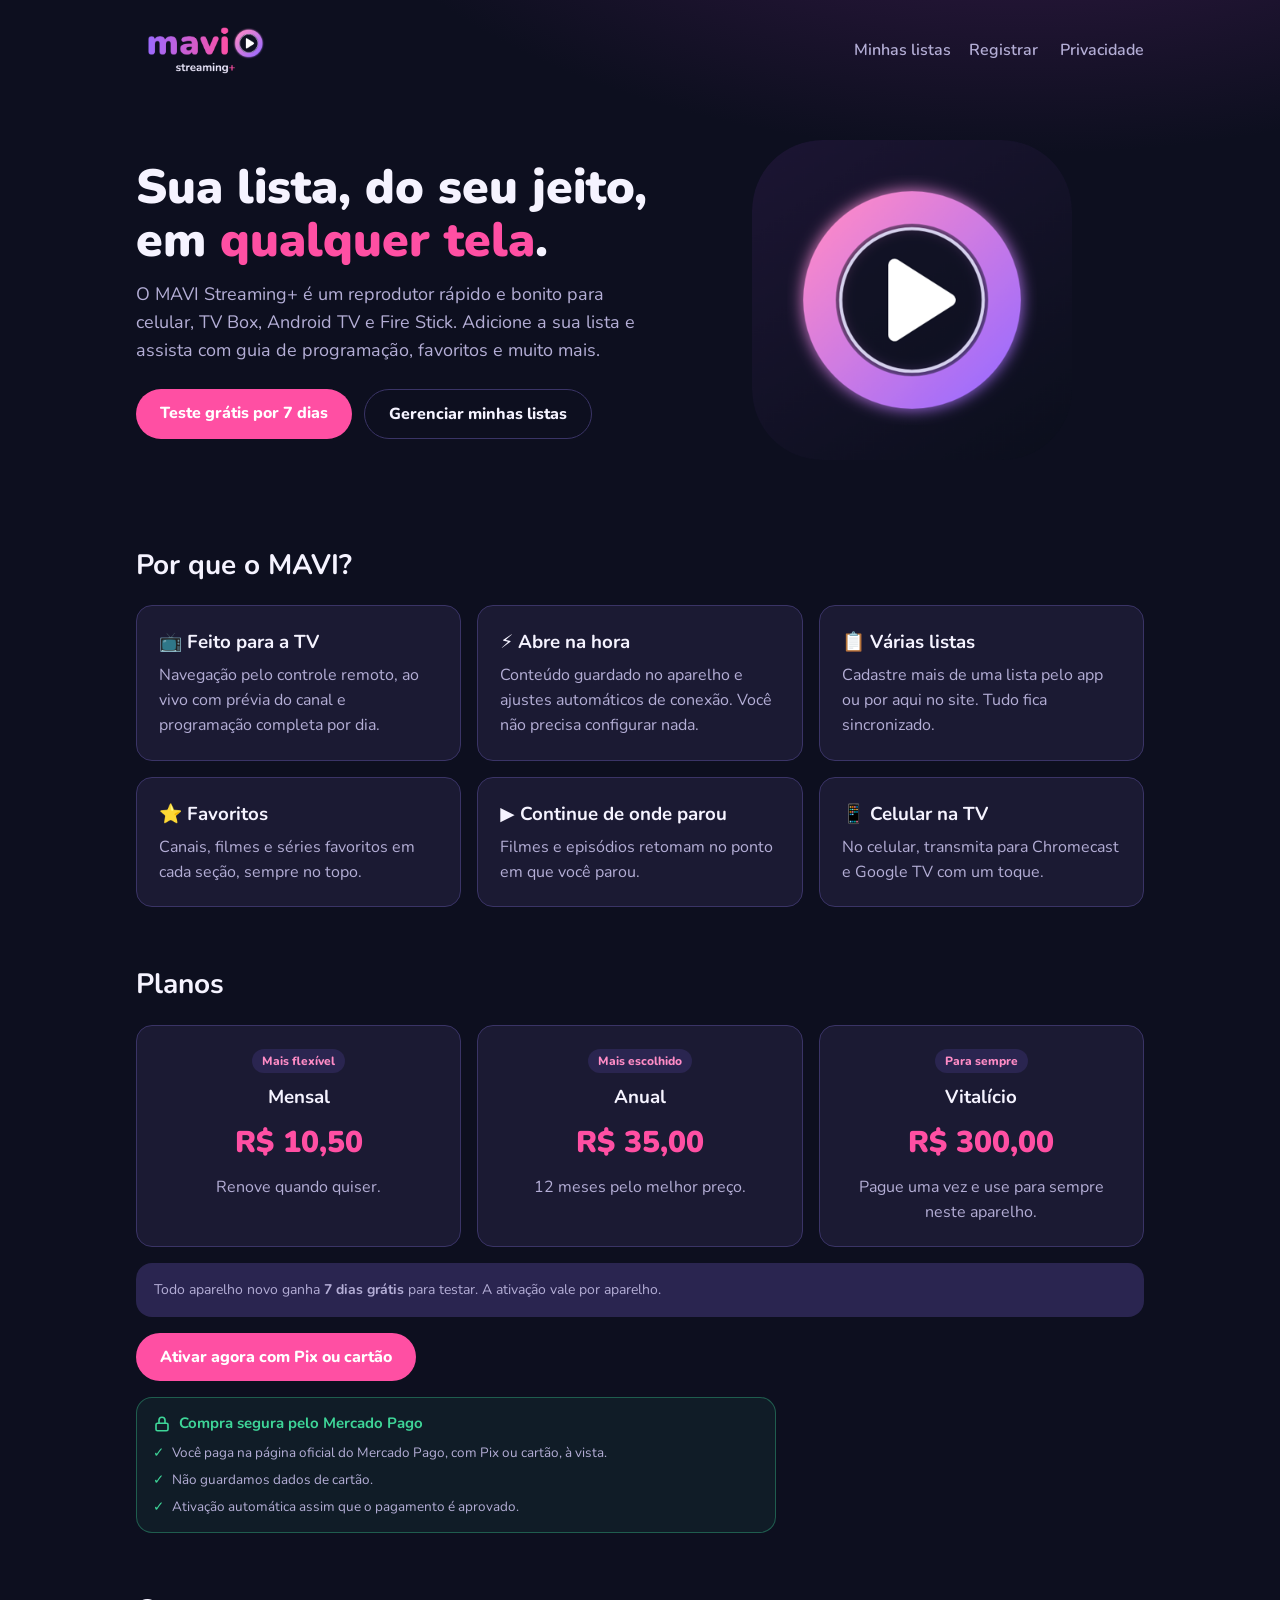
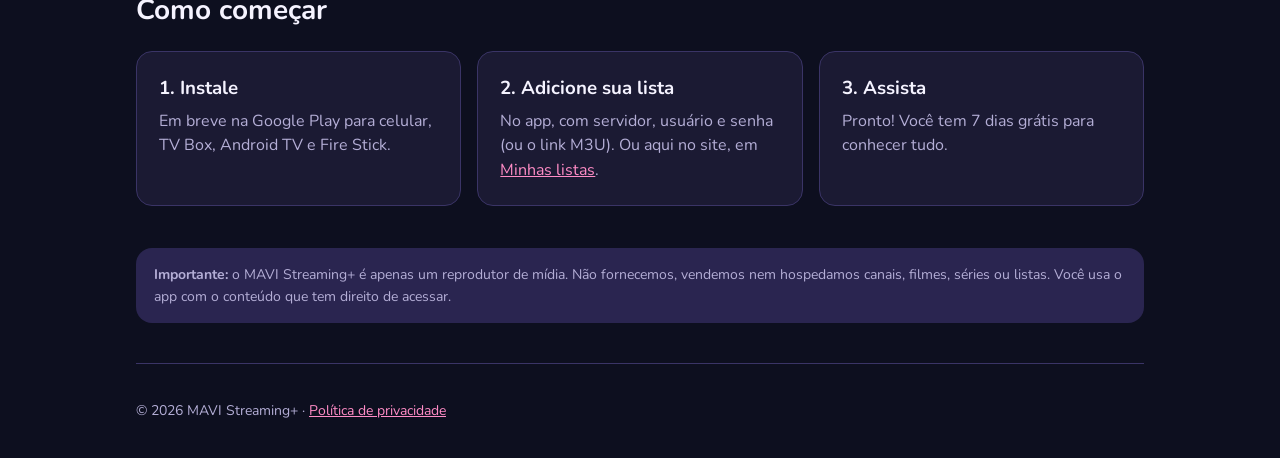
<file: index.html>
<!doctype html>
<html lang="pt-BR">
<head>
<meta charset="utf-8">
<meta name="viewport" content="width=device-width, initial-scale=1">
<title>MAVI Streaming+</title>
<meta name="description" content="MAVI Streaming+ — reprodutor de listas para celular, TV Box, Android TV e Fire Stick. Teste grátis por 7 dias.">
<link rel="icon" href="img/favicon.png">
<link rel="stylesheet" href="style.css?v=3">
</head>
<body>
<div class="wrap">
  <header class="top">
    <a href="./"><img src="img/logo.png" alt="MAVI Streaming+"></a>
    <nav>
      <a href="listas.html">Minhas listas</a><a href="registrar.html">Registrar</a>
      <a href="privacidade.html">Privacidade</a>
    </nav>
  </header>

  <div class="hero">
    <div>
      <h1>Sua lista, do seu jeito, em <span>qualquer tela</span>.</h1>
      <p>O MAVI Streaming+ é um reprodutor rápido e bonito para celular, TV Box, Android TV e Fire Stick. Adicione a sua lista e assista com guia de programação, favoritos e muito mais.</p>
      <div class="btns">
        <a class="btn" href="#baixar">Teste grátis por 7 dias</a>
        <a class="btn ghost" href="listas.html">Gerenciar minhas listas</a>
      </div>
    </div>
    <img src="img/icone-grande.png" alt="" style="border-radius:22%;max-width:320px">
  </div>

  <section>
    <h2>Por que o MAVI?</h2>
    <div class="grid3">
      <div class="card"><h3>📺 Feito para a TV</h3><p>Navegação pelo controle remoto, ao vivo com prévia do canal e programação completa por dia.</p></div>
      <div class="card"><h3>⚡ Abre na hora</h3><p>Conteúdo guardado no aparelho e ajustes automáticos de conexão. Você não precisa configurar nada.</p></div>
      <div class="card"><h3>📋 Várias listas</h3><p>Cadastre mais de uma lista pelo app ou por aqui no site. Tudo fica sincronizado.</p></div>
      <div class="card"><h3>⭐ Favoritos</h3><p>Canais, filmes e séries favoritos em cada seção, sempre no topo.</p></div>
      <div class="card"><h3>▶️ Continue de onde parou</h3><p>Filmes e episódios retomam no ponto em que você parou.</p></div>
      <div class="card"><h3>📱 Celular na TV</h3><p>No celular, transmita para Chromecast e Google TV com um toque.</p></div>
    </div>
  </section>

  <section class="plans" id="planos">
    <h2>Planos</h2>
    <div class="grid3">
      <div class="card"><span class="tag">Mais flexível</span><h3 style="margin-top:10px">Mensal</h3><div class="price">R$ 10,50</div><p>Renove quando quiser.</p></div>
      <div class="card"><span class="tag">Mais escolhido</span><h3 style="margin-top:10px">Anual</h3><div class="price">R$ 35,00</div><p>12 meses pelo melhor preço.</p></div>
      <div class="card"><span class="tag">Para sempre</span><h3 style="margin-top:10px">Vitalício</h3><div class="price">R$ 300,00</div><p>Pague uma vez e use para sempre neste aparelho.</p></div>
    </div>
    <p class="notice" style="margin-top:16px">Todo aparelho novo ganha <b>7 dias grátis</b> para testar. A ativação vale por aparelho.</p>
    <p style="margin-top:16px"><a class="btn" href="registrar.html">Ativar agora com Pix ou cartão</a></p>
    <div class="secure" style="max-width:640px">
      <h4><svg width="18" height="18" viewBox="0 0 24 24" fill="none" stroke="currentColor" stroke-width="2.2" stroke-linecap="round" stroke-linejoin="round" aria-hidden="true"><rect x="4" y="11" width="16" height="10" rx="2"/><path d="M8 11V7a4 4 0 0 1 8 0v4"/></svg> Compra segura pelo Mercado Pago</h4>
      <ul>
        <li>Você paga na página oficial do Mercado Pago, com Pix ou cartão, à vista.</li>
        <li>Não guardamos dados de cartão.</li>
        <li>Ativação automática assim que o pagamento é aprovado.</li>
      </ul>
    </div>
  </section>

  <section id="baixar">
    <h2>Como começar</h2>
    <div class="grid3">
      <div class="card"><h3>1. Instale</h3><p>Em breve na Google Play para celular, TV Box, Android TV e Fire Stick.</p></div>
      <div class="card"><h3>2. Adicione sua lista</h3><p>No app, com servidor, usuário e senha (ou o link M3U). Ou aqui no site, em <a href="listas.html">Minhas listas</a>.</p></div>
      <div class="card"><h3>3. Assista</h3><p>Pronto! Você tem 7 dias grátis para conhecer tudo.</p></div>
    </div>
  </section>

  <p class="notice"><b>Importante:</b> o MAVI Streaming+ é apenas um reprodutor de mídia. Não fornecemos, vendemos nem hospedamos canais, filmes, séries ou listas. Você usa o app com o conteúdo que tem direito de acessar.</p>

  <footer>
    © <span id="y"></span> MAVI Streaming+ · <a href="privacidade.html">Política de privacidade</a>
  </footer>
</div>
<script>document.getElementById('y').textContent = new Date().getFullYear();</script>
</body>
</html>
</file>
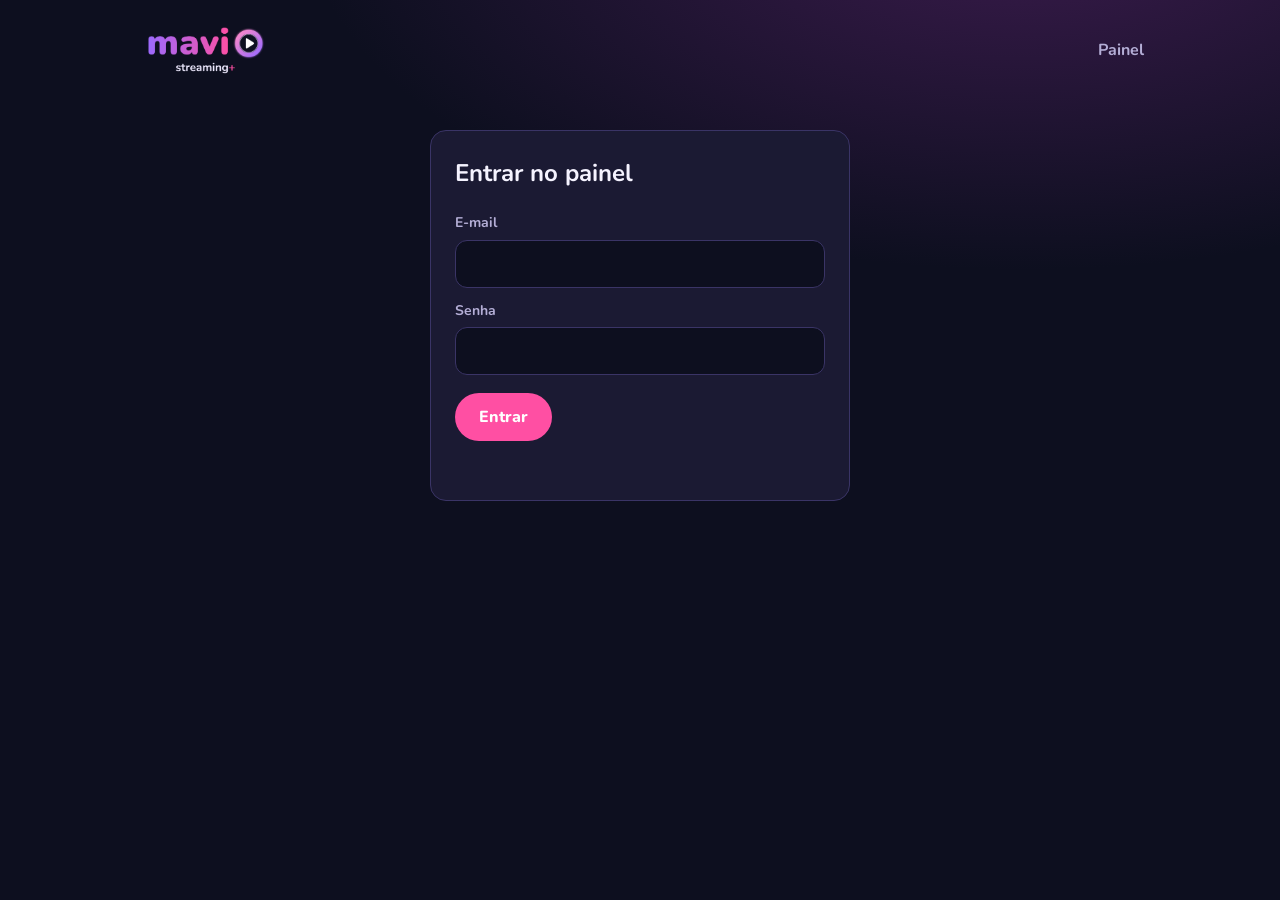
<file: admin.html>
<!doctype html>
<html lang="pt-BR">
<head>
<meta charset="utf-8">
<meta name="viewport" content="width=device-width, initial-scale=1">
<meta name="robots" content="noindex">
<title>Painel · MAVI Streaming+</title>
<link rel="icon" href="img/favicon.png">
<link rel="stylesheet" href="style.css?v=3">
</head>
<body>
<div class="wrap">
  <header class="top">
    <a href="./"><img src="img/logo.png" alt="MAVI Streaming+"></a>
    <nav><span style="color:var(--dim);font-weight:700">Painel</span><a href="#" id="btnOut" class="hidden">Sair</a></nav>
  </header>

  <div id="loginBox" class="panel" style="max-width:420px;margin:30px auto">
    <h2 style="margin-top:0">Entrar no painel</h2>
    <form id="loginForm">
      <label for="email">E-mail</label><input id="email" type="email" autocomplete="username" required>
      <label for="pw">Senha</label><input id="pw" type="password" autocomplete="current-password" required>
      <div style="margin-top:18px"><button class="btn" type="submit">Entrar</button></div>
      <div id="loginMsg" class="msg err"></div>
    </form>
  </div>

  <div id="main" class="hidden">
    <div class="panel">
      <form id="searchForm" style="display:flex;gap:10px;flex-wrap:wrap">
        <input id="q" placeholder="Buscar por MAC, Device Key ou anotação" style="flex:1;min-width:220px">
        <button class="btn" type="submit">Buscar</button>
      </form>
      <p id="count" style="color:var(--dim);margin:10px 0 0;font-size:14px"></p>
    </div>
    <div class="panel table-wrap">
      <table>
        <thead><tr><th>Aparelho</th><th>Situação</th><th>Vence</th><th>Listas</th><th>Último acesso</th><th>Anotação</th><th></th></tr></thead>
        <tbody id="rows"></tbody>
      </table>
    </div>

    <div class="panel">
      <h2 style="margin-top:0">Códigos de ativação</h2>
      <p style="color:var(--dim);margin-top:0;font-size:14px">Gere códigos para clientes, cortesias ou parceiros. O cliente ativa em <b>mavistreaming.com.br/registrar</b>.</p>
      <form id="codeForm">
        <div class="row">
          <div><label for="cPlan">Plano</label>
            <select id="cPlan"><option value="mensal">Mensal</option><option value="anual">Anual</option><option value="vitalicio">Vitalício</option><option value="cortesia">Cortesia</option></select></div>
          <div id="cDaysBox"><label for="cDays">Dias</label><input id="cDays" type="number" min="1" max="3650" value="30"></div>
        </div>
        <div class="row">
          <div><label for="cQty">Quantidade</label><input id="cQty" type="number" min="1" max="200" value="1"></div>
          <div><label for="cNote">Anotação</label><input id="cNote" placeholder="Ex.: parceiro X, promoção..."></div>
        </div>
        <div style="margin-top:16px"><button class="btn" type="submit">Gerar códigos</button></div>
      </form>
      <div id="newCodes" class="notice hidden" style="margin-top:16px;font-family:monospace;font-size:16px;white-space:pre-wrap"></div>
      <div class="table-wrap" style="margin-top:16px">
        <table>
          <thead><tr><th>Código</th><th>Plano</th><th>Usos</th><th>Anotação</th><th>Criado</th><th></th></tr></thead>
          <tbody id="codeRows"></tbody>
        </table>
      </div>
    </div>

    <div class="panel">
      <h2 style="margin-top:0">Pagamentos (Mercado Pago) <button class="btn ghost small" id="btnPays" type="button" style="float:right">Atualizar</button></h2>
      <p style="color:var(--dim);margin-top:0;font-size:14px">Aprovado = aparelho ativado automaticamente. Estornos não desativam sozinhos: bloqueie o aparelho na busca acima, se precisar.</p>
      <div class="table-wrap">
        <table>
          <thead><tr><th>Data</th><th>Aparelho</th><th>Plano</th><th>Valor</th><th>Forma</th><th>Situação</th></tr></thead>
          <tbody id="payRows"></tbody>
        </table>
      </div>
    </div>
  </div>
</div>

<dialog id="dlg">
  <form id="actForm">
    <h2 style="margin-top:0">Ativar aparelho</h2>
    <p style="color:var(--dim);margin-top:0" id="dlgDev"></p>
    <label for="plan">Plano</label>
    <select id="plan">
      <option value="mensal">Mensal (30 dias)</option>
      <option value="anual">Anual (365 dias)</option>
      <option value="vitalicio">Vitalício</option>
      <option value="cortesia">Cortesia (grátis)</option>
    </select>
    <div id="daysBox">
      <label for="days">Dias a somar</label>
      <input id="days" type="number" min="1" max="3650" value="30">
    </div>
    <label for="note">Anotação (nome do cliente, parceiro...)</label>
    <input id="note">
    <div class="msg err" id="dlgMsg"></div>
    <div class="btns" style="margin-top:8px">
      <button class="btn" type="submit">Ativar</button>
      <button class="btn ghost" type="button" id="btnBlock">Bloquear</button>
      <button class="btn ghost" type="button" id="btnReset">Zerar</button>
      <button class="btn ghost" type="button" id="dlgCancel">Fechar</button>
    </div>
  </form>
</dialog>

<script src="app.js"></script>
<script>
const $ = id => document.getElementById(id);
let token = null, cur = null;
const DAYS = { mensal: 30, anual: 365, cortesia: 30 };

function getTok() { try { const t = JSON.parse(sessionStorage.getItem('mavi_admin') || 'null'); return t && t.exp > Date.now() ? t.tok : null; } catch (_) { return null; } }
function setTok(t, secs) { token = t; try { t ? sessionStorage.setItem('mavi_admin', JSON.stringify({ tok: t, exp: Date.now() + secs * 1000 - 60000 })) : sessionStorage.removeItem('mavi_admin'); } catch (_) {} }

async function search() {
  try {
    const rows = await rpc('mavi_admin_devices', { p_search: $('q').value.trim() || null }, token);
    $('count').textContent = `${rows.length} aparelho(s)`;
    const tb = $('rows'); tb.innerHTML = '';
    rows.forEach(d => {
      const tr = document.createElement('tr');
      tr.innerHTML = `<td><b>${esc(d.mac)}</b><br><small style="color:var(--dim)">Key ${esc(d.device_key)} · v${esc(d.app_version || '?')}</small></td>
        <td><span class="pill ${esc(d.status)}">${esc(d.status)}</span><br><small style="color:var(--dim)">${esc(d.plan)}</small></td>
        <td>${d.status === 'vitalicio' ? '—' : esc(fmtDate(d.expires_at))}</td>
        <td>${d.lists}</td>
        <td>${esc(new Date(d.last_seen).toLocaleString('pt-BR'))}</td>
        <td>${esc(d.note || '')}</td>
        <td><button class="btn small">Gerenciar</button></td>`;
      tr.querySelector('button').onclick = () => openDlg(d);
      tb.appendChild(tr);
    });
  } catch (e) {
    if (/JWT|expired|acesso negado/i.test(e.message)) { setTok(null); location.reload(); }
    else alert(e.message);
  }
}

function show() { $('loginBox').classList.add('hidden'); $('main').classList.remove('hidden'); $('btnOut').classList.remove('hidden'); search(); loadCodes(); loadPays(); }

const PAY_ST = { approved: '✅ Aprovado', pending: '⏳ Pendente', in_process: '⏳ Em análise', rejected: '❌ Recusado', cancelled: 'Cancelado',
  refunded: '↩️ Estornado', charged_back: '⚠️ Contestado', criado: 'Abriu o checkout', valor_divergente: '⚠️ Valor divergente' };
const PAY_TP = { bank_transfer: 'Pix', credit_card: 'Cartão crédito', debit_card: 'Cartão débito', account_money: 'Saldo MP' };
async function loadPays() {
  try {
    const rows = await rpc('mavi_admin_payments', { p_limit: 100 }, token);
    $('payRows').innerHTML = rows.length ? rows.map(x => `<tr>
      <td>${esc(new Date(x.created_at).toLocaleString('pt-BR'))}</td>
      <td><b style="font-family:monospace">${esc(x.mac)}</b>${x.note ? '<br><span style="color:var(--dim)">' + esc(x.note) + '</span>' : ''}</td>
      <td>${esc(x.plan)}</td><td>R$ ${Number(x.amount).toFixed(2).replace('.', ',')}</td>
      <td>${esc(PAY_TP[x.payment_type] || x.payment_type || '')}</td>
      <td>${esc(PAY_ST[x.status] || x.status)}${x.mp_payment_id ? '<br><span style="color:var(--dim);font-size:12px">MP ' + esc(x.mp_payment_id) + '</span>' : ''}</td></tr>`).join('')
      : '<tr><td colspan="6" style="color:var(--dim)">Nenhum pagamento ainda.</td></tr>';
  } catch (e) { $('payRows').innerHTML = `<tr><td colspan="6" style="color:var(--bad)">${esc(e.message)}</td></tr>`; }
}
$('btnPays').onclick = loadPays;

const fmtCode = c => (c.match(/.{1,4}/g) || []).join('-');
async function loadCodes() {
  try {
    const rows = await rpc('mavi_admin_codes', {}, token);
    const tb = $('codeRows'); tb.innerHTML = '';
    rows.forEach(c => {
      const tr = document.createElement('tr');
      tr.innerHTML = `<td><b style="font-family:monospace">${esc(fmtCode(c.code))}</b></td>
        <td>${esc(c.plan)}${c.days ? ' · ' + c.days + ' dias' : ''}</td>
        <td>${c.uses}/${c.max_uses}</td><td>${esc(c.note || '')}</td>
        <td>${esc(new Date(c.created_at).toLocaleDateString('pt-BR'))}</td>
        <td><button class="btn ghost small">Apagar</button></td>`;
      tr.querySelector('button').onclick = async () => {
        if (!confirm('Apagar o código ' + fmtCode(c.code) + '?')) return;
        try { await rpc('mavi_admin_delete_code', { p_code: c.code }, token); loadCodes(); } catch (e) { alert(e.message); }
      };
      tb.appendChild(tr);
    });
  } catch (e) { $('codeRows').innerHTML = `<tr><td colspan="6" style="color:var(--bad)">${esc(e.message)}</td></tr>`; }
}
$('cPlan').onchange = () => {
  const p = $('cPlan').value;
  $('cDaysBox').classList.toggle('hidden', p === 'vitalicio');
  $('cDays').value = p === 'anual' ? 365 : 30;
};
$('codeForm').onsubmit = async e => {
  e.preventDefault();
  try {
    const codes = await rpc('mavi_admin_create_codes', {
      p_plan: $('cPlan').value, p_days: parseInt($('cDays').value, 10) || null,
      p_qty: parseInt($('cQty').value, 10) || 1, p_note: $('cNote').value.trim() || null }, token);
    $('newCodes').classList.remove('hidden');
    $('newCodes').textContent = 'Códigos gerados:\n' + codes.map(fmtCode).join('\n');
    loadCodes();
  } catch (err) { alert(err.message); }
};

$('loginForm').onsubmit = async e => {
  e.preventDefault(); $('loginMsg').textContent = '';
  try {
    const s = await signIn($('email').value.trim(), $('pw').value);
    setTok(s.access_token, s.expires_in || 3600);
    const ok = await rpc('mavi_is_admin', {}, token);
    if (!ok) { setTok(null); throw new Error('Este e-mail não tem acesso ao painel.'); }
    show();
  } catch (err) { $('loginMsg').textContent = err.message; }
};
$('btnOut').onclick = e => { e.preventDefault(); setTok(null); location.reload(); };
$('searchForm').onsubmit = e => { e.preventDefault(); search(); };

function openDlg(d) {
  cur = d;
  $('dlgDev').textContent = `${d.mac} · ${d.status}${d.expires_at ? ' até ' + fmtDate(d.expires_at) : ''}`;
  $('note').value = d.note || '';
  $('plan').value = 'mensal'; $('days').value = 30; $('daysBox').classList.remove('hidden');
  $('btnBlock').textContent = d.blocked ? 'Desbloquear' : 'Bloquear';
  $('dlgMsg').textContent = '';
  $('dlg').showModal();
}
$('plan').onchange = () => {
  const p = $('plan').value;
  $('daysBox').classList.toggle('hidden', p === 'vitalicio');
  if (DAYS[p]) $('days').value = DAYS[p];
};
$('dlgCancel').onclick = () => $('dlg').close();

async function act(fn, args) {
  try { await rpc(fn, args, token); $('dlg').close(); search(); }
  catch (e) { $('dlgMsg').textContent = e.message; }
}
$('actForm').onsubmit = e => {
  e.preventDefault();
  act('mavi_admin_activate', { p_mac: cur.mac, p_plan: $('plan').value, p_days: parseInt($('days').value, 10) || null, p_note: $('note').value.trim() || null });
};
$('btnBlock').onclick = () => act('mavi_admin_set', { p_mac: cur.mac, p_blocked: !cur.blocked, p_note: $('note').value.trim() || null });
$('btnReset').onclick = () => { if (confirm('Voltar este aparelho para "teste" (remove plano pago)?')) act('mavi_admin_set', { p_mac: cur.mac, p_reset: true }); };

token = getTok();
if (token) show();
</script>
</body>
</html>
</file>
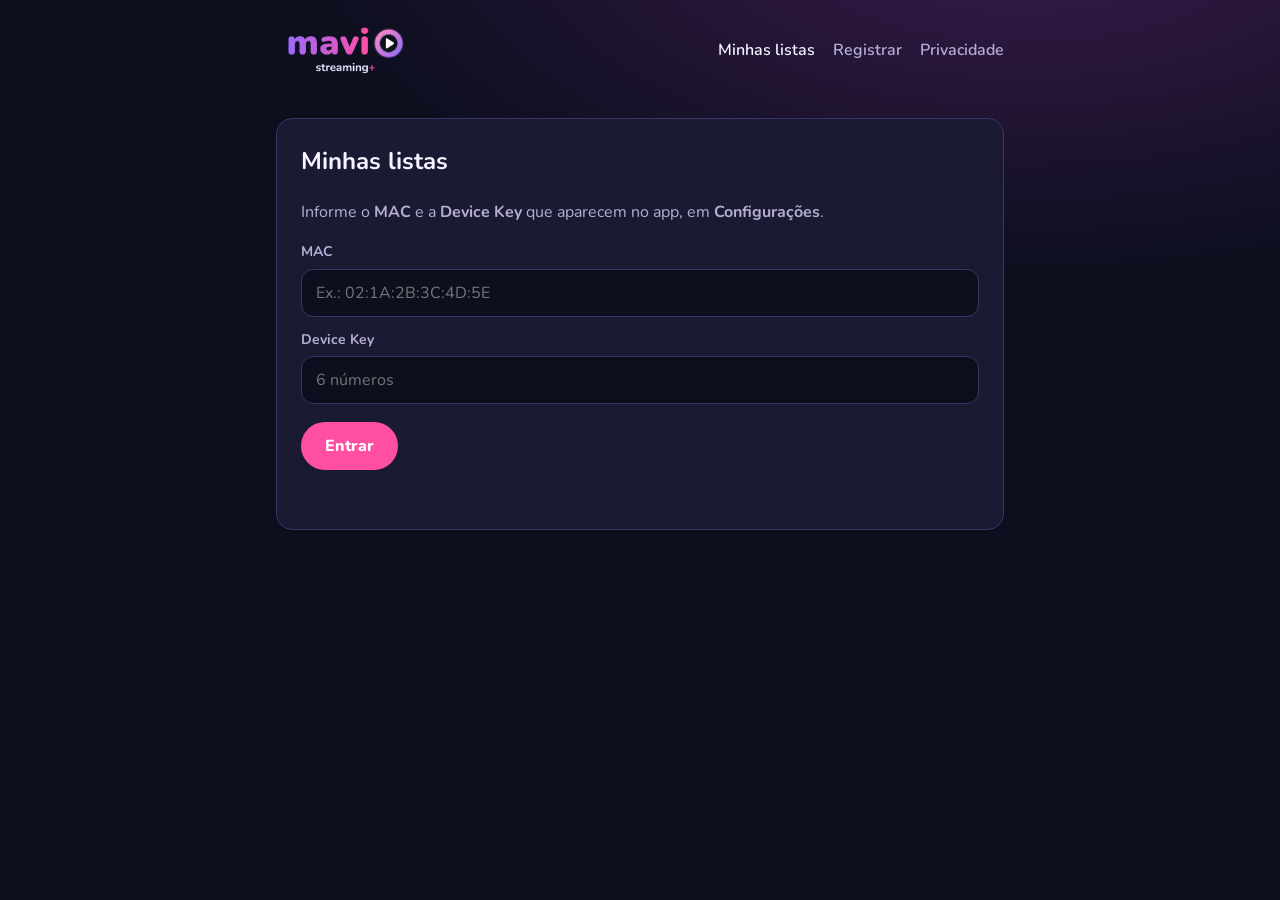
<file: listas.html>
<!doctype html>
<html lang="pt-BR">
<head>
<meta charset="utf-8">
<meta name="viewport" content="width=device-width, initial-scale=1">
<title>Minhas listas · MAVI Streaming+</title>
<link rel="icon" href="img/favicon.png">
<link rel="stylesheet" href="style.css?v=3">
</head>
<body>
<div class="wrap" style="max-width:760px">
  <header class="top">
    <a href="./"><img src="img/logo.png" alt="MAVI Streaming+"></a>
    <nav><a href="listas.html" class="on">Minhas listas</a><a href="registrar.html">Registrar</a><a href="privacidade.html">Privacidade</a></nav>
  </header>

  <!-- Entrar com o aparelho -->
  <div id="loginBox" class="panel">
    <h2 style="margin-top:0">Minhas listas</h2>
    <p style="color:var(--dim);margin-top:0">Informe o <b>MAC</b> e a <b>Device Key</b> que aparecem no app, em <b>Configurações</b>.</p>
    <form id="loginForm">
      <label for="mac">MAC</label>
      <input id="mac" placeholder="Ex.: 02:1A:2B:3C:4D:5E" autocomplete="off" required>
      <label for="key">Device Key</label>
      <input id="key" placeholder="6 números" inputmode="numeric" maxlength="6" autocomplete="off" required>
      <div style="margin-top:18px"><button class="btn" type="submit">Entrar</button></div>
      <div id="loginMsg" class="msg"></div>
    </form>
  </div>

  <!-- Aparelho -->
  <div id="deviceBox" class="hidden">
    <div class="panel">
      <div style="display:flex;justify-content:space-between;align-items:center;gap:12px;flex-wrap:wrap">
        <div class="status"><span id="stDot" class="dot"></span><span id="stText"></span></div>
        <div class="btns"><a class="btn small" id="btnReg" href="registrar.html">Registrar</a><button class="btn ghost small" id="btnOut">Sair</button></div>
      </div>
      <p style="color:var(--dim);margin:8px 0 0;font-size:14px">Aparelho <span id="devMac"></span></p>
    </div>

    <div class="panel">
      <div style="display:flex;justify-content:space-between;align-items:center;gap:12px">
        <h2 style="margin:0">Listas</h2>
        <button class="btn small" id="btnNew">+ Adicionar lista</button>
      </div>
      <div id="lists" style="margin-top:8px"></div>
      <p id="noLists" class="hidden" style="color:var(--dim)">Nenhuma lista ainda. Toque em “Adicionar lista”.</p>
      <p style="color:var(--dim);font-size:13px;margin-bottom:0">As mudanças aparecem no app na próxima vez que ele for aberto.</p>
    </div>
  </div>
</div>

<dialog id="dlg">
  <form id="listForm">
    <h2 style="margin-top:0" id="dlgTitle">Adicionar lista</h2>
    <div class="tabs2">
      <button type="button" class="chipbtn on" id="tX">Xtream (usuário e senha)</button>
      <button type="button" class="chipbtn" id="tM">Link M3U</button>
    </div>
    <label for="lName">Nome da lista</label>
    <input id="lName" placeholder="Ex.: Minha lista">
    <div id="boxX">
      <label for="lServer">Servidor</label>
      <input id="lServer" placeholder="http://dns-servidor.com:8080">
      <div class="row">
        <div><label for="lUser">Usuário</label><input id="lUser" autocomplete="off"></div>
        <div><label for="lPass">Senha</label>
          <div class="pw"><input id="lPass" type="password" autocomplete="new-password"><button type="button" id="eye" title="Mostrar senha">👁</button></div></div>
      </div>
    </div>
    <div id="boxM" class="hidden">
      <label for="lM3u">Link da lista M3U</label>
      <input id="lM3u" placeholder="http://exemplo.com/lista.m3u">
      <label for="lEpg">Link do EPG / programação (opcional, XMLTV)</label>
      <input id="lEpg" placeholder="http://exemplo.com/epg.xml">
      <p style="color:var(--dim);font-size:13px;margin:6px 0 0">Link com usuário e senha (get.php?username=...) vira lista Xtream automaticamente.</p>
    </div>
    <label class="check"><input type="checkbox" id="lLock"> Proteger lista com PIN</label>
    <div id="pinBox" class="row hidden">
      <div><input id="lPin" type="password" inputmode="numeric" placeholder="Definir PIN (4 a 6 números)" autocomplete="new-password"></div>
      <div><input id="lPin2" type="password" inputmode="numeric" placeholder="Confirmar PIN" autocomplete="new-password"></div>
    </div>
    <p id="pinHint" class="hidden" style="color:var(--dim);font-size:13px;margin:6px 0 0">Deixe o PIN em branco para manter o atual.</p>
    <div class="msg err" id="dlgMsg"></div>
    <div class="btns" style="margin-top:8px">
      <button class="btn" type="submit">Salvar</button>
      <button class="btn ghost" type="button" id="dlgCancel">Cancelar</button>
    </div>
  </form>
</dialog>

<dialog id="pinDlg">
  <form id="pinForm">
    <h2 style="margin-top:0">🔒 <span id="pinTitle"></span></h2>
    <p style="color:var(--dim);margin-top:0">Esta lista é protegida. Digite o PIN.</p>
    <input id="pinIn" type="password" inputmode="numeric" maxlength="6" autocomplete="off" placeholder="PIN">
    <div class="msg err" id="pinMsg"></div>
    <div class="btns" style="margin-top:8px">
      <button class="btn" type="submit">OK</button>
      <button class="btn ghost" type="button" id="pinCancel">Cancelar</button>
    </div>
  </form>
</dialog>

<style>
  .tabs2 { display: flex; gap: 8px; margin-bottom: 4px; flex-wrap: wrap; }
  .chipbtn { border: 2px solid var(--line); background: var(--surface); color: var(--text); border-radius: 999px; padding: 8px 14px; font: 800 14px Nunito, sans-serif; cursor: pointer; }
  .chipbtn.on { background: var(--accent); border-color: var(--accent); color: #fff; }
  .pw { position: relative; }
  .pw input { padding-right: 44px; }
  .pw button { position: absolute; right: 6px; top: 50%; transform: translateY(-50%); background: none; border: 0; font-size: 18px; cursor: pointer; opacity: .8; }
  .check { display: flex; align-items: center; gap: 10px; margin: 16px 0 4px; color: var(--text); font-weight: 700; cursor: pointer; }
  .check input { width: 20px; height: 20px; accent-color: var(--accent); }
</style>

<script src="app.js"></script>
<script>
const $ = id => document.getElementById(id);
let dev = null;     // { mac, key }
let editId = null, editLocked = false, editPin = null, editType = 'xtream';
onlyDigits($('lPin'), 6); onlyDigits($('lPin2'), 6); onlyDigits($('pinIn'), 6);
$('lLock').onchange = () => { $('pinBox').classList.toggle('hidden', !$('lLock').checked); $('pinHint').classList.toggle('hidden', !($('lLock').checked && editLocked)); };

// Pede o PIN; o servidor confere. Resolve com { pin, lista completa } ou null se cancelar.
function askPin(l) {
  return new Promise(resolve => {
    $('pinTitle').textContent = l.name; $('pinIn').value = ''; $('pinMsg').textContent = '';
    $('pinDlg').showModal(); $('pinIn').focus();
    $('pinCancel').onclick = () => { $('pinDlg').close(); resolve(null); };
    $('pinForm').onsubmit = async e => {
      e.preventDefault();
      const pin = $('pinIn').value;
      try {
        const full = await rpc('mavi_list_unlock', { p_mac: dev.mac, p_key: dev.key, p_id: l.id, p_pin: pin });
        $('pinDlg').close(); resolve({ pin, full });
      } catch (err) { $('pinMsg').textContent = err.message; $('pinIn').value = ''; }
    };
  });
}

const load = loadDev, save = saveDev;
maskMac($('mac')); onlyDigits($('key'), 6);

function render(st) {
  $('loginBox').classList.add('hidden');
  $('deviceBox').classList.remove('hidden');
  $('stText').textContent = statusText(st);
  $('stDot').className = 'dot ' + dotClass(st.status);
  $('devMac').textContent = dev.mac;
  if ($('btnReg')) $('btnReg').textContent = st.status === 'ativo' || st.status === 'vitalicio' ? 'Renovar' : 'Registrar';
  const box = $('lists');
  box.innerHTML = '';
  $('noLists').classList.toggle('hidden', st.lists.length > 0);
  st.lists.forEach(l => {
    let host = l.server; try { host = new URL(l.server).host; } catch (_) {}
    const el = document.createElement('div');
    el.className = 'list-item';
    const info = l.locked ? '🔒 Lista protegida com PIN'
      : l.type === 'm3u' ? `Lista M3U · ${esc(host)}${l.epg ? ' · com EPG' : ''}` : `${esc(host)} · usuário ${esc(l.user)}`;
    el.innerHTML = `<div><b>${l.locked ? '🔒 ' : ''}${esc(l.name)}</b><small>${info}</small></div>
      <div class="btns"><button class="btn ghost small" data-edit>Editar</button><button class="btn ghost small" data-del>Remover</button></div>`;
    el.querySelector('[data-edit]').onclick = async () => {
      if (!l.locked) return openDlg(l);
      const r = await askPin(l); if (r) openDlg(r.full, r.pin);
    };
    el.querySelector('[data-del]').onclick = async () => {
      let pin = null;
      if (l.locked) { const r = await askPin(l); if (!r) return; pin = r.pin; }
      if (!confirm(`Remover a lista "${l.name}"?`)) return;
      try { render(await rpc('mavi_list_delete', { p_mac: dev.mac, p_key: dev.key, p_id: l.id, p_pin: pin })); }
      catch (e) { alert(e.message); }
    };
    box.appendChild(el);
  });
}

async function enter(d) {
  dev = d;
  const st = await rpc('mavi_status', { p_mac: d.mac, p_key: d.key });
  save(d);
  render(st);
}

$('loginForm').onsubmit = async e => {
  e.preventDefault();
  $('loginMsg').className = 'msg'; $('loginMsg').textContent = 'Entrando...';
  try { await enter({ mac: normMac($('mac').value), key: $('key').value.trim() }); $('loginMsg').textContent = ''; }
  catch (err) { $('loginMsg').className = 'msg err'; $('loginMsg').textContent = err.message; }
};

$('btnOut').onclick = () => { save(null); dev = null; location.reload(); };

let mode = 'xtream';
function setMode(m) {
  mode = m;
  $('tX').classList.toggle('on', m === 'xtream'); $('tM').classList.toggle('on', m === 'm3u');
  $('boxX').classList.toggle('hidden', m !== 'xtream'); $('boxM').classList.toggle('hidden', m !== 'm3u');
  $('dlgMsg').textContent = '';
}
$('tX').onclick = () => setMode('xtream');
$('tM').onclick = () => setMode('m3u');
$('eye').onclick = () => {
  const show = $('lPass').type === 'password';
  $('lPass').type = show ? 'text' : 'password';
  $('eye').title = show ? 'Esconder senha' : 'Mostrar senha';
  $('eye').style.opacity = show ? 1 : .8;
};

function openDlg(l, pin) {
  editId = l ? l.id : null;
  setMode(l && l.type === 'm3u' ? 'm3u' : 'xtream');
  $('lPass').type = 'password';
  editLocked = !!(l && l.locked); editPin = pin || null; editType = (l && l.type) || 'xtream';
  $('lLock').checked = editLocked; $('lPin').value = ''; $('lPin2').value = '';
  $('pinBox').classList.toggle('hidden', !editLocked); $('pinHint').classList.toggle('hidden', !editLocked);
  $('dlgTitle').textContent = l ? 'Editar lista' : 'Adicionar lista';
  $('lName').value = l ? l.name : '';
  const isM = l && l.type === 'm3u';
  $('lM3u').value = isM ? l.server : '';
  $('lEpg').value = isM ? (l.epg || '') : '';
  $('lServer').value = l && !isM ? l.server : '';
  $('lUser').value = l && !isM ? l.user : '';
  $('lPass').value = l && !isM ? l.pass : '';
  $('dlgMsg').textContent = '';
  $('dlg').showModal();
}
$('btnNew').onclick = () => openDlg(null);
$('dlgCancel').onclick = () => $('dlg').close();

$('listForm').onsubmit = async e => {
  e.preventDefault();
  let server = $('lServer').value.trim(), user = $('lUser').value.trim(), pass = $('lPass').value.trim();
  let type = 'xtream', epg = null;
  if (mode === 'm3u') {
    const link = $('lM3u').value.trim();
    if (!link) { $('dlgMsg').textContent = 'Cole o link da lista M3U.'; return; }
    const p = parseM3u(link);
    if (p) ({ server, user, pass } = p);                       // get.php com usuário e senha = Xtream
    else {
      type = 'm3u'; user = ''; pass = '';
      server = /^https?:\/\//i.test(link) ? link : 'http://' + link;
      epg = $('lEpg').value.trim();
      if (epg && !/^https?:\/\//i.test(epg)) epg = 'http://' + epg;
    }
  }
  if (type === 'xtream') {
    if (server && !/^https?:\/\//i.test(server)) server = 'http://' + server;
    server = server.replace(/\/+$/, '');
    if (!server || !user || !pass) { $('dlgMsg').textContent = 'Preencha servidor, usuário e senha.'; return; }
  }
  let name = $('lName').value.trim();
  if (!name) { try { name = new URL(server).hostname; } catch (_) { name = 'Minha lista'; } }
  // PIN
  const lock = $('lLock').checked, p1 = $('lPin').value, p2 = $('lPin2').value;
  let newPin = null, removePin = false;
  if (lock) {
    if (p1 || !editLocked) {
      if (!/^\d{4,6}$/.test(p1)) { $('dlgMsg').textContent = 'O PIN deve ter de 4 a 6 números.'; return; }
      if (p1 !== p2) { $('dlgMsg').textContent = 'Os PINs não conferem.'; return; }
      newPin = p1;
    }
  } else if (editLocked) removePin = true;
  try {
    render(await rpc('mavi_list_save', {
      p_mac: dev.mac, p_key: dev.key, p_id: editId || crypto.randomUUID(),
      p_name: name, p_server: server, p_user: user, p_pass: pass,
      p_pin: editPin, p_new_pin: newPin, p_remove_pin: removePin,
      ...(type === 'm3u' || editType === 'm3u' ? { p_type: type, p_epg: epg ?? '' } : {}),
    }));
    $('dlg').close();
  } catch (err) { $('dlgMsg').textContent = err.message; }
};

// Aberto pelo QR Code da versão Play Store: esconde as opções de compra/registro (regras da Google Play)
if (new URLSearchParams(location.search).get('app') === 'play') {
  try { sessionStorage.setItem('mavi_play', '1'); } catch (_) {}
}
let fromPlay = false; try { fromPlay = sessionStorage.getItem('mavi_play') === '1'; } catch (_) {}
if (fromPlay) {
  document.querySelectorAll('a[href="registrar.html"]').forEach(a => a.remove());
  const r = document.getElementById('btnReg'); if (r) r.remove();
}

// Volta direto se já entrou antes neste navegador; aceita ?mac=...&key=... no link
(async () => {
  const q = new URLSearchParams(location.search);
  const d = q.get('mac') && q.get('key') ? { mac: normMac(q.get('mac')), key: q.get('key') } : load();
  if (!d) return;
  $('mac').value = d.mac; $('key').value = d.key;
  try { await enter(d); } catch (_) { save(null); }
})();
</script>
</body>
</html>
</file>
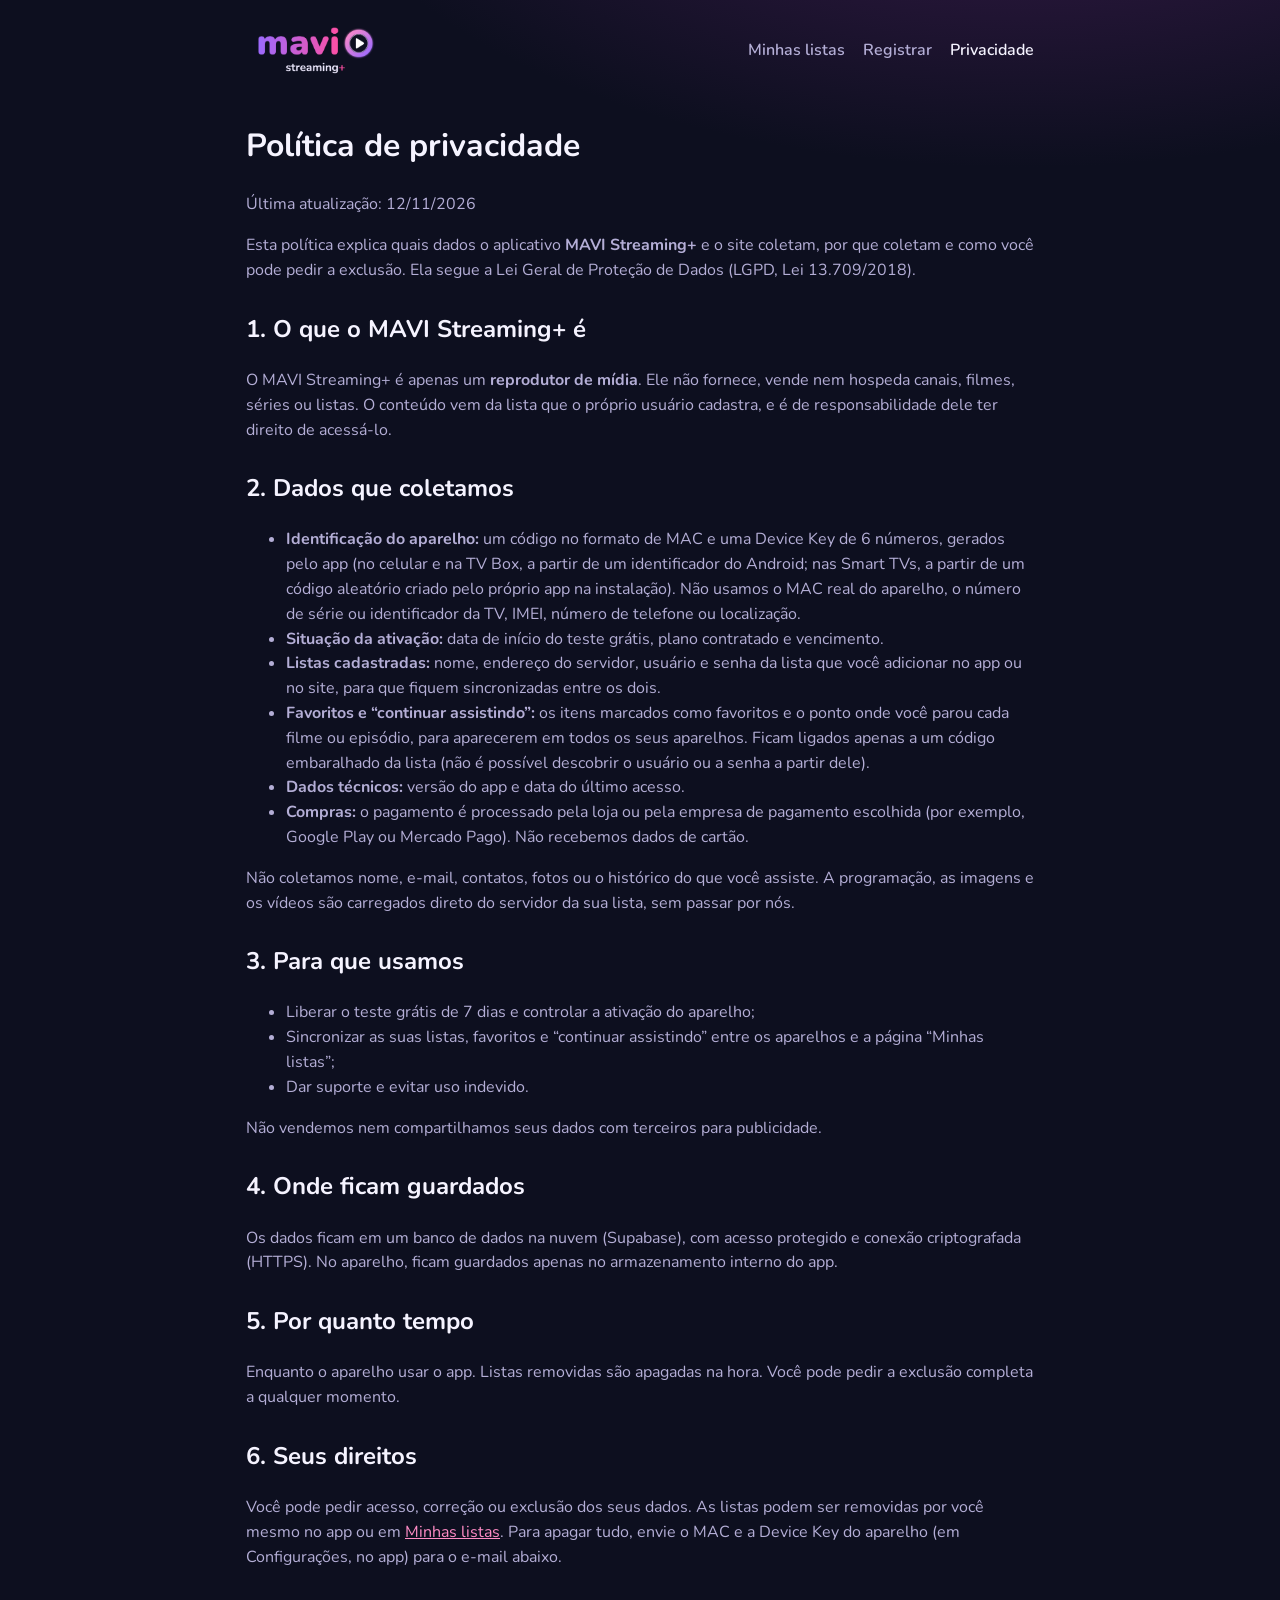
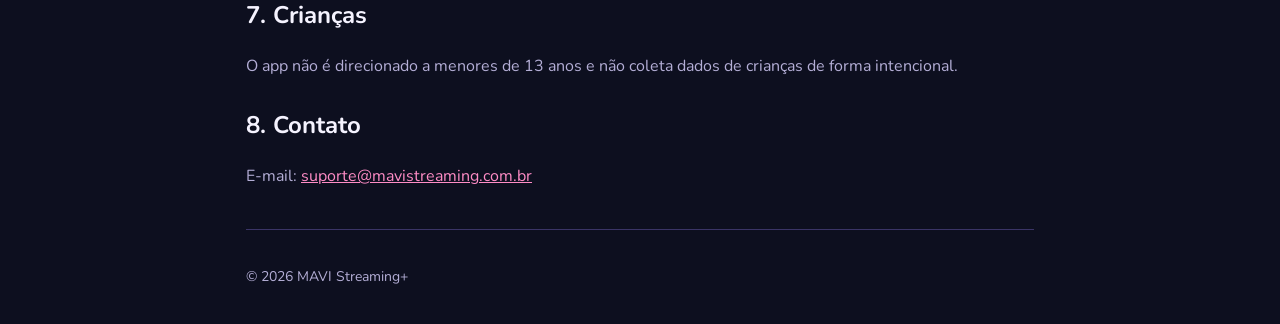
<file: privacidade.html>
<!doctype html>
<html lang="pt-BR">
<head>
<meta charset="utf-8">
<meta name="viewport" content="width=device-width, initial-scale=1">
<title>Política de privacidade · MAVI Streaming+</title>
<link rel="icon" href="img/favicon.png">
<link rel="stylesheet" href="style.css?v=3">
</head>
<body>
<div class="wrap prose" style="max-width:820px">
  <header class="top">
    <a href="./"><img src="img/logo.png" alt="MAVI Streaming+"></a>
    <nav><a href="listas.html">Minhas listas</a><a href="registrar.html">Registrar</a><a href="privacidade.html" class="on">Privacidade</a></nav>
  </header>

  <h1>Política de privacidade</h1>
  <p>Última atualização: 12/11/2026</p>
  <p>Esta política explica quais dados o aplicativo <b>MAVI Streaming+</b> e o site coletam, por que coletam e como você pode pedir a exclusão. Ela segue a Lei Geral de Proteção de Dados (LGPD, Lei 13.709/2018).</p>

  <h2>1. O que o MAVI Streaming+ é</h2>
  <p>O MAVI Streaming+ é apenas um <b>reprodutor de mídia</b>. Ele não fornece, vende nem hospeda canais, filmes, séries ou listas. O conteúdo vem da lista que o próprio usuário cadastra, e é de responsabilidade dele ter direito de acessá-lo.</p>

  <h2>2. Dados que coletamos</h2>
  <ul>
    <li><b>Identificação do aparelho:</b> um código no formato de MAC e uma Device Key de 6 números, gerados pelo app (no celular e na TV Box, a partir de um identificador do Android; nas Smart TVs, a partir de um código aleatório criado pelo próprio app na instalação). Não usamos o MAC real do aparelho, o número de série ou identificador da TV, IMEI, número de telefone ou localização.</li>
    <li><b>Situação da ativação:</b> data de início do teste grátis, plano contratado e vencimento.</li>
    <li><b>Listas cadastradas:</b> nome, endereço do servidor, usuário e senha da lista que você adicionar no app ou no site, para que fiquem sincronizadas entre os dois.</li>
    <li><b>Favoritos e “continuar assistindo”:</b> os itens marcados como favoritos e o ponto onde você parou cada filme ou episódio, para aparecerem em todos os seus aparelhos. Ficam ligados apenas a um código embaralhado da lista (não é possível descobrir o usuário ou a senha a partir dele).</li>
    <li><b>Dados técnicos:</b> versão do app e data do último acesso.</li>
    <li><b>Compras:</b> o pagamento é processado pela loja ou pela empresa de pagamento escolhida (por exemplo, Google Play ou Mercado Pago). Não recebemos dados de cartão.</li>
  </ul>
  <p>Não coletamos nome, e-mail, contatos, fotos ou o histórico do que você assiste. A programação, as imagens e os vídeos são carregados direto do servidor da sua lista, sem passar por nós.</p>

  <h2>3. Para que usamos</h2>
  <ul>
    <li>Liberar o teste grátis de 7 dias e controlar a ativação do aparelho;</li>
    <li>Sincronizar as suas listas, favoritos e “continuar assistindo” entre os aparelhos e a página “Minhas listas”;</li>
    <li>Dar suporte e evitar uso indevido.</li>
  </ul>
  <p>Não vendemos nem compartilhamos seus dados com terceiros para publicidade.</p>

  <h2>4. Onde ficam guardados</h2>
  <p>Os dados ficam em um banco de dados na nuvem (Supabase), com acesso protegido e conexão criptografada (HTTPS). No aparelho, ficam guardados apenas no armazenamento interno do app.</p>

  <h2>5. Por quanto tempo</h2>
  <p>Enquanto o aparelho usar o app. Listas removidas são apagadas na hora. Você pode pedir a exclusão completa a qualquer momento.</p>

  <h2>6. Seus direitos</h2>
  <p>Você pode pedir acesso, correção ou exclusão dos seus dados. As listas podem ser removidas por você mesmo no app ou em <a href="listas.html">Minhas listas</a>. Para apagar tudo, envie o MAC e a Device Key do aparelho (em Configurações, no app) para o e-mail abaixo.</p>

  <h2>7. Crianças</h2>
  <p>O app não é direcionado a menores de 13 anos e não coleta dados de crianças de forma intencional.</p>

  <h2>8. Contato</h2>
  <p>E-mail: <a href="mailto:suporte@mavistreaming.com.br">suporte@mavistreaming.com.br</a></p>

  <footer>© <span id="y"></span> MAVI Streaming+</footer>
</div>
<script>document.getElementById('y').textContent = new Date().getFullYear();</script>
</body>
</html>
</file>
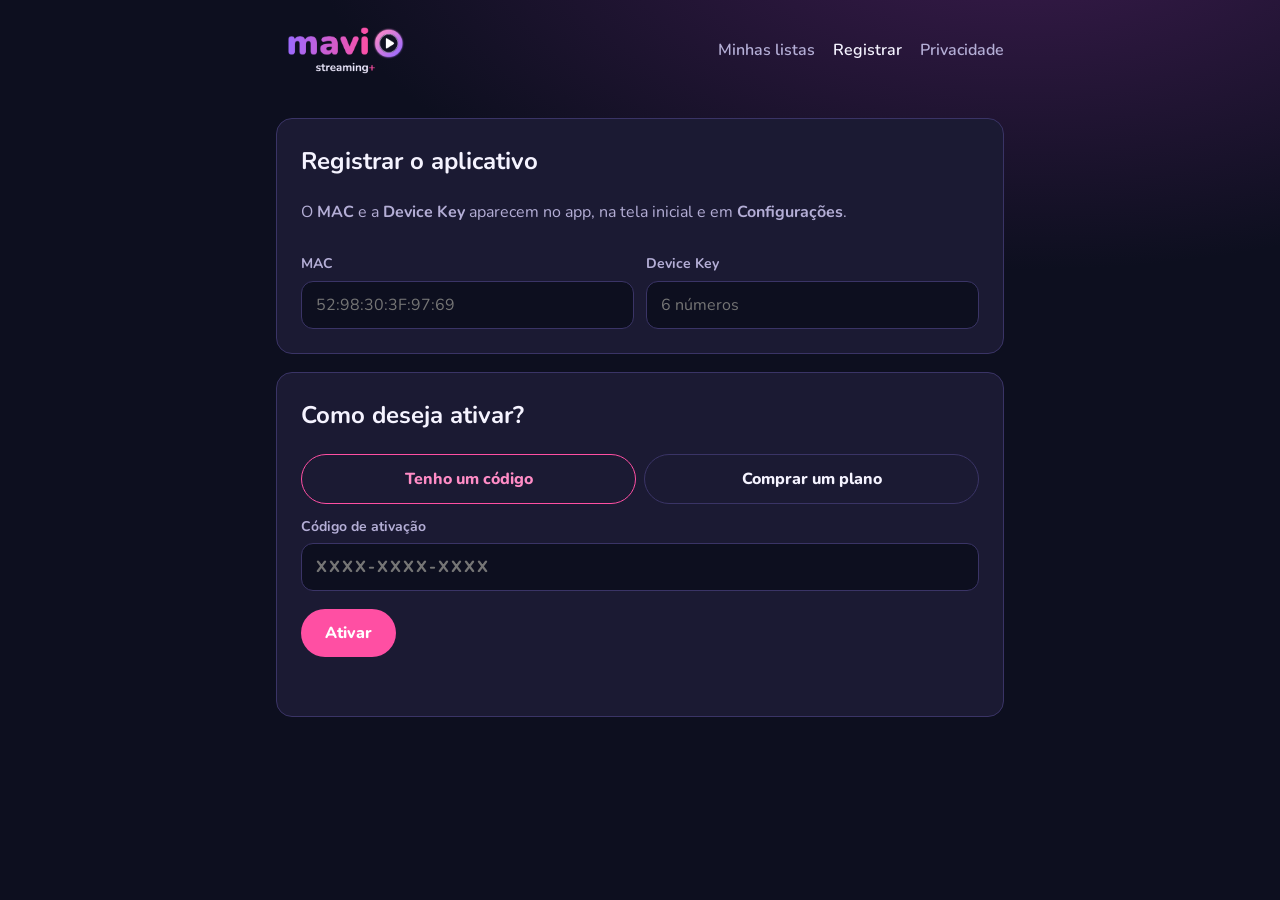
<file: registrar.html>
<!doctype html>
<html lang="pt-BR">
<head>
<meta charset="utf-8">
<meta name="viewport" content="width=device-width, initial-scale=1">
<title>Registrar · MAVI Streaming+</title>
<link rel="icon" href="img/favicon.png">
<link rel="stylesheet" href="style.css?v=3">
<style>
  .plan { cursor: pointer; text-align: center; transition: border-color .15s, transform .15s; }
  .plan:hover { transform: translateY(-2px); }
  .plan.sel { border-color: var(--accent); box-shadow: 0 0 0 2px var(--accent) inset; }
  .plan .price { font-size: 22px; }
  .tabs { display: flex; gap: 8px; margin: 6px 0 4px; }
  .tabs button { flex: 1; }
  .tabs .btn.ghost.on { border-color: var(--accent); color: var(--accent2); }
  .code { text-transform: uppercase; letter-spacing: 2px; font-weight: 800; }
</style>
</head>
<body>
<div class="wrap" style="max-width:760px">
  <header class="top">
    <a href="./"><img src="img/logo.png" alt="MAVI Streaming+"></a>
    <nav><a href="listas.html">Minhas listas</a><a href="registrar.html" class="on">Registrar</a><a href="privacidade.html">Privacidade</a></nav>
  </header>

  <div class="panel">
    <h2 style="margin-top:0">Registrar o aplicativo</h2>
    <p style="color:var(--dim);margin-top:0">O <b>MAC</b> e a <b>Device Key</b> aparecem no app, na tela inicial e em <b>Configurações</b>.</p>
    <div class="row">
      <div><label for="mac">MAC</label><input id="mac" placeholder="52:98:30:3F:97:69" autocomplete="off"></div>
      <div><label for="key">Device Key</label><input id="key" placeholder="6 números" inputmode="numeric" autocomplete="off"></div>
    </div>
    <div id="cur" class="status hidden" style="margin-top:16px"><span id="curDot" class="dot"></span><span id="curText"></span></div>
  </div>

  <div class="panel">
    <h2 style="margin-top:0">Como deseja ativar?</h2>
    <div class="tabs">
      <button class="btn ghost on" id="tabCode" type="button">Tenho um código</button>
      <button class="btn ghost" id="tabPay" type="button">Comprar um plano</button>
    </div>

    <!-- Código de ativação -->
    <form id="codeBox">
      <label for="code">Código de ativação</label>
      <input id="code" class="code" placeholder="XXXX-XXXX-XXXX" autocomplete="off" maxlength="14">
      <div style="margin-top:18px"><button class="btn" type="submit" id="btnCode">Ativar</button></div>
    </form>

    <!-- Compra (em breve: Mercado Pago) -->
    <div id="payBox" class="hidden">
      <div class="grid3" style="margin-top:10px">
        <div class="card plan sel" data-plan="mensal"><h3>Mensal</h3><div class="price" data-price="mensal">R$ 10,50</div><p>30 dias</p></div>
        <div class="card plan" data-plan="anual"><h3>Anual</h3><div class="price" data-price="anual">R$ 35,00</div><p>365 dias</p></div>
        <div class="card plan" data-plan="vitalicio"><h3>Vitalício</h3><div class="price" data-price="vitalicio">R$ 300,00</div><p>Para sempre neste aparelho</p></div>
      </div>
      <p class="checkout-total" style="margin:16px 0 0">Total: <strong id="payTotal">R$ 10,50</strong></p>
      <div style="margin-top:12px"><button class="btn" type="button" id="btnPay" data-mp-checkout-cta="checkout-pro" onclick="startCheckout()">Pagar com Mercado Pago (Pix ou cartão)</button></div>
      <div class="secure">
        <h4><svg width="18" height="18" viewBox="0 0 24 24" fill="none" stroke="currentColor" stroke-width="2.2" stroke-linecap="round" stroke-linejoin="round" aria-hidden="true"><rect x="4" y="11" width="16" height="10" rx="2"/><path d="M8 11V7a4 4 0 0 1 8 0v4"/></svg> Pagamento 100% seguro</h4>
        <ul>
          <li>O pagamento é feito na página oficial do Mercado Pago (endereço mercadopago.com.br, com cadeado).</li>
          <li>Nosso site não vê nem guarda dados do seu cartão.</li>
          <li>Pix: o Mercado Pago gera o QR Code e o código "copia e cola" na hora — é só pagar pelo app do seu banco.</li>
          <li>Aprovado o pagamento, o aplicativo é ativado na hora. Não precisa enviar comprovante.</li>
        </ul>
        <div class="pays"><b>Formas de pagamento:</b> Pix · Cartão de crédito · Saldo Mercado Pago — à vista</div>
      </div>
    </div>

    <div id="msg" class="msg"></div>
  </div>

  <!-- Volta do Mercado Pago -->
  <div class="panel hidden" id="payResult">
    <h2 style="margin-top:0" id="prTitle">Conferindo o pagamento...</h2>
    <p id="prText" style="color:var(--dim)">Aguarde alguns segundos.</p>
    <div id="prDev" class="status hidden"><span id="prDot" class="dot"></span><span id="prDevText"></span></div>
  </div>
</div>

<script src="app.js"></script>
<script>
const $ = id => document.getElementById(id);
maskMac($('mac')); onlyDigits($('key'), 6);

// Código: só letras/números, com hífen a cada 4 (XXXX-XXXX-XXXX)
$('code').addEventListener('input', e => {
  const v = e.target.value.toUpperCase().replace(/[^A-Z0-9]/g, '').slice(0, 12);
  e.target.value = (v.match(/.{1,4}/g) || []).join('-');
});

function msg(t, ok) { $('msg').className = 'msg ' + (ok ? 'ok' : 'err'); $('msg').textContent = t; }

function showStatus(st) {
  $('cur').classList.remove('hidden');
  $('curText').textContent = statusText(st);
  $('curDot').className = 'dot ' + dotClass(st.status);
}

function dev() {
  const mac = normMac($('mac').value), key = $('key').value.trim();
  if (!/^([0-9A-F]{2}:){5}[0-9A-F]{2}$/.test(mac) || !/^\d{6}$/.test(key)) { msg('Informe o MAC e a Device Key (6 números) do app.'); return null; }
  return { mac, key };
}

// Mostra a situação atual quando MAC e Key estiverem completos
async function check() {
  const mac = normMac($('mac').value), key = $('key').value.trim();
  if (mac.length !== 17 || key.length !== 6) return;
  try { const st = await rpc('mavi_status', { p_mac: mac, p_key: key }); showStatus(st); saveDev({ mac, key }); $('msg').textContent = ''; }
  catch (e) { $('cur').classList.add('hidden'); msg(e.message); }
}
$('mac').addEventListener('input', check);
$('key').addEventListener('input', check);

$('tabCode').onclick = () => { $('tabCode').classList.add('on'); $('tabPay').classList.remove('on'); $('codeBox').classList.remove('hidden'); $('payBox').classList.add('hidden'); $('msg').textContent = ''; };
$('tabPay').onclick = () => { $('tabPay').classList.add('on'); $('tabCode').classList.remove('on'); $('payBox').classList.remove('hidden'); $('codeBox').classList.add('hidden'); $('msg').textContent = ''; };
document.querySelectorAll('.plan').forEach(c => c.onclick = () => {
  document.querySelectorAll('.plan').forEach(x => x.classList.remove('sel')); c.classList.add('sel');
});
const FN = SUPABASE_URL + '/functions/v1/';
const brl = v => 'R$ ' + Number(v).toFixed(2).replace('.', ',');
const selPlan = () => (document.querySelector('.plan.sel') || {}).dataset?.plan || 'mensal';
const prices = {};
function paintTotal() { const el = document.querySelector('[data-price="' + selPlan() + '"]'); $('payTotal').textContent = el ? el.textContent : ''; }
document.querySelectorAll('.plan').forEach(c => c.addEventListener('click', paintTotal));
// Preços oficiais do banco (o valor cobrado é sempre o do servidor)
rpc('mavi_prices').then(list => { (list || []).forEach(p => { prices[p.plan] = p; const el = document.querySelector('[data-price="' + p.plan + '"]'); if (el) el.textContent = brl(p.price); }); paintTotal(); }).catch(() => {});

async function startCheckout() {
  const d = dev(); if (!d) return;
  $('btnPay').disabled = true; msg('Abrindo o Mercado Pago...', true);
  try {
    const r = await fetch(FN + 'mp-checkout', { method: 'POST', headers: { 'Content-Type': 'application/json', 'apikey': SUPABASE_KEY },
                                                body: JSON.stringify({ mac: d.mac, key: d.key, plan: selPlan() }) });
    const j = await r.json().catch(() => ({}));
    if (!r.ok || !j.init_point) throw new Error(j.error || 'Não foi possível iniciar o pagamento.');
    saveDev(d);
    location.href = j.init_point;     // página segura do Mercado Pago
  } catch (err) { msg(err.message); $('btnPay').disabled = false; }
}

// ---- Volta do Mercado Pago: ?ref=...&payment_id=...&status=... ----
async function payReturn(ref, pid) {
  $('payResult').classList.remove('hidden');
  $('payResult').scrollIntoView({ behavior: 'smooth' });
  const show = (title, text) => { $('prTitle').textContent = title; $('prText').textContent = text; };
  const dev2 = st => { $('prDev').classList.remove('hidden'); $('prDevText').textContent = statusText(st); $('prDot').className = 'dot ' + dotClass(st.status); };
  let checked = false;
  for (let i = 0; i < 40; i++) {                 // até ~2 minutos
    let s;
    try {
      if (pid && !checked) {                    // confere direto no Mercado Pago (caso a notificação atrase)
        const r = await fetch(FN + 'mp-checkout?ref=' + encodeURIComponent(ref) + '&payment_id=' + encodeURIComponent(pid), { headers: { 'apikey': SUPABASE_KEY }, cache: 'no-store' });
        s = await r.json(); checked = true;
        if (!r.ok) s = await rpc('mavi_pay_status', { p_ref: ref });
      } else s = await rpc('mavi_pay_status', { p_ref: ref });
    } catch (e) { show('Não encontramos este pagamento', e.message); return; }
    if (s.applied) {
      show('Pagamento aprovado! ✅', 'Aplicativo ativado. Feche e abra o aplicativo para liberar.');
      dev2(s.device); return;
    }
    if (['rejected', 'cancelled'].includes(s.status)) { show('Pagamento não aprovado', 'Nada foi cobrado. Você pode tentar de novo com outra forma de pagamento.'); return; }
    if (s.status === 'valor_divergente') { show('Pagamento em análise', 'Fale com o suporte informando o código: ' + ref); return; }
    if (['refunded', 'charged_back'].includes(s.status)) { show('Pagamento estornado', 'Este pagamento foi devolvido.'); return; }
    show('Aguardando a confirmação do pagamento...', s.status === 'pending'
      ? 'Se escolheu Pix, pague o código no app do seu banco. Assim que o pagamento cair, o aplicativo é ativado sozinho — pode fechar esta página.'
      : 'Isso leva só alguns segundos.');
    await new Promise(r => setTimeout(r, i < 10 ? 3000 : 6000));
  }
  show('Ainda aguardando a confirmação', 'Quando o Mercado Pago confirmar, o aplicativo é ativado sozinho. Pode fechar esta página.');
}

$('codeBox').onsubmit = async e => {
  e.preventDefault();
  const d = dev(); if (!d) return;
  const code = $('code').value.replace(/[^A-Z0-9]/gi, '');
  if (code.length < 8) { msg('Digite o código de ativação.'); return; }
  $('btnCode').disabled = true; msg('Ativando...', true);
  try {
    const st = await rpc('mavi_redeem', { p_mac: d.mac, p_key: d.key, p_code: code });
    showStatus(st); saveDev(d);
    msg('Pronto! Aplicativo ativado. Feche e abra o app para atualizar.', true);
    $('code').value = '';
  } catch (err) { msg(err.message); }
  $('btnCode').disabled = false;
};

// Preenche com o aparelho já usado neste navegador (ou ?mac=&key= no link)
(() => {
  const q = new URLSearchParams(location.search);
  if (q.get('ref')) { $('tabPay').click(); payReturn(q.get('ref'), q.get('payment_id') || q.get('collection_id')); }
  const d = q.get('mac') && q.get('key') ? { mac: normMac(q.get('mac')), key: q.get('key') } : loadDev();
  if (d) { $('mac').value = d.mac; $('key').value = d.key; check(); }
})();
</script>
</body>
</html>
</file>
<file: style.css>
@import url('https://fonts.googleapis.com/css2?family=Nunito:wght@400;600;800;900&display=swap');

:root {
  --bg: #0D0F1F;
  --surface: #1B1A33;
  --surface2: #2A2550;
  --line: #3a3466;
  --accent: #FF4FA3;
  --accent2: #FF8CC6;
  --text: #F5F3FF;
  --dim: #B4AED6;
  --ok: #3ED598;
  --bad: #FF6B6B;
  --radius: 16px;
}
* { box-sizing: border-box; }
html, body { margin: 0; }
body {
  background: radial-gradient(1200px 600px at 80% -10%, #3b1b4d 0%, transparent 60%), var(--bg);
  color: var(--text);
  font-family: 'Nunito', system-ui, sans-serif;
  line-height: 1.55;
  min-height: 100vh;
}
a { color: var(--accent2); }
.wrap { max-width: 1040px; margin: 0 auto; padding: 0 16px; }

header.top {
  display: flex; align-items: center; justify-content: space-between; gap: 12px;
  padding: 18px 0;
}
header.top img { height: 64px; display: block; }
nav a { color: var(--dim); text-decoration: none; margin-left: 18px; font-weight: 600; }
nav a:hover, nav a.on { color: var(--text); }

.hero { display: grid; grid-template-columns: 1.1fr 1fr; gap: 32px; align-items: center; padding: 40px 0 56px; }
.hero h1 { font-size: clamp(30px, 5vw, 48px); line-height: 1.1; margin: 0 0 14px; font-weight: 900; }
.hero h1 span { color: var(--accent); }
.hero p { color: var(--dim); font-size: 18px; margin: 0 0 24px; }
.hero img { width: 100%; max-width: 460px; justify-self: center; }

.btn {
  display: inline-block; border: 0; cursor: pointer; text-decoration: none;
  background: var(--accent); color: #fff; font: 800 16px 'Nunito', sans-serif;
  padding: 13px 24px; border-radius: 999px;
}
.btn:hover { filter: brightness(1.08); }
.btn.ghost { background: transparent; color: var(--text); border: 1.5px solid var(--line); }
.btn.small { padding: 8px 14px; font-size: 14px; }
.btn:disabled { opacity: .5; cursor: default; }
.btns { display: flex; flex-wrap: wrap; gap: 12px; }

.grid3 { display: grid; grid-template-columns: repeat(3, 1fr); gap: 16px; }
.card { background: var(--surface); border: 1px solid var(--line); border-radius: var(--radius); padding: 22px; }
.card h3 { margin: 0 0 6px; }
.card p { margin: 0; color: var(--dim); }
section { padding: 28px 0; }
section > h2 { font-size: 28px; margin: 0 0 18px; }

.plans .card { text-align: center; }
.price { font-size: 30px; font-weight: 900; color: var(--accent); margin: 8px 0; }
.tag { display: inline-block; font-size: 12px; font-weight: 800; padding: 3px 10px; border-radius: 999px; background: var(--surface2); color: var(--accent2); }

.notice { background: var(--surface2); border-radius: var(--radius); padding: 16px 18px; color: var(--dim); font-size: 14px; }

footer { color: var(--dim); font-size: 14px; padding: 36px 0; border-top: 1px solid var(--line); margin-top: 40px; }

/* Formulários */
.panel { background: var(--surface); border: 1px solid var(--line); border-radius: var(--radius); padding: 24px; margin: 18px 0; }
label { display: block; font-weight: 700; margin: 12px 0 6px; font-size: 14px; color: var(--dim); }
input, select, textarea {
  width: 100%; padding: 12px 14px; border-radius: 12px; border: 1px solid var(--line);
  background: var(--bg); color: var(--text); font: 16px 'Nunito', sans-serif;
}
input:focus, select:focus { outline: 2px solid var(--accent); border-color: transparent; }
.row { display: grid; grid-template-columns: 1fr 1fr; gap: 12px; }
.msg { margin-top: 12px; min-height: 1.4em; font-weight: 600; }
.msg.err { color: var(--bad); }
.msg.ok { color: var(--ok); }
.hidden { display: none !important; }

.status { display: flex; align-items: center; gap: 10px; font-size: 18px; font-weight: 800; }
.dot { width: 12px; height: 12px; border-radius: 50%; background: var(--ok); flex: none; }
.dot.bad { background: var(--bad); }
.dot.warn { background: #FFC14F; }

.list-item { display: flex; align-items: center; justify-content: space-between; gap: 12px; padding: 14px 0; border-bottom: 1px solid var(--line); }
.list-item:last-child { border-bottom: 0; }
.list-item small { color: var(--dim); display: block; word-break: break-all; }

table { width: 100%; border-collapse: collapse; font-size: 14px; }
th, td { text-align: left; padding: 10px 8px; border-bottom: 1px solid var(--line); vertical-align: top; }
th { color: var(--dim); font-weight: 700; }
.table-wrap { overflow-x: auto; }
.pill { display: inline-block; padding: 2px 9px; border-radius: 999px; font-size: 12px; font-weight: 800; background: var(--surface2); }
.pill.teste { color: #FFC14F; } .pill.ativo, .pill.vitalicio { color: var(--ok); } .pill.vencido, .pill.bloqueado { color: var(--bad); }

dialog { background: var(--surface); color: var(--text); border: 1px solid var(--line); border-radius: var(--radius); padding: 22px; width: min(460px, 92vw); }
dialog::backdrop { background: rgba(0,0,0,.6); }

.prose h2 { margin-top: 28px; }
.prose p, .prose li { color: var(--dim); }

@media (max-width: 760px) {
  .hero { grid-template-columns: 1fr; padding-top: 16px; text-align: center; }
  .hero .btns { justify-content: center; }
  .hero img { order: -1; max-width: 300px; }
  .grid3, .row { grid-template-columns: 1fr; }
  nav a { margin-left: 10px; font-size: 13px; }
  header.top img { height: 48px; }
}

/* Selo de pagamento seguro */
.secure { margin-top: 14px; border: 1px solid rgba(62,213,152,.35); background: rgba(62,213,152,.07); border-radius: var(--radius); padding: 14px 16px; }
.secure h4 { margin: 0 0 8px; display: flex; align-items: center; gap: 8px; color: var(--ok); font-size: 15px; }
.secure ul { margin: 0; padding-left: 0; list-style: none; display: grid; gap: 6px; font-size: 13.5px; color: var(--dim); }
.secure li { display: flex; gap: 8px; align-items: flex-start; }
.secure li::before { content: "✓"; color: var(--ok); font-weight: 900; flex: none; }
.secure .pays { margin-top: 10px; font-size: 13px; color: var(--text, #F5F3FF); }
</file>
